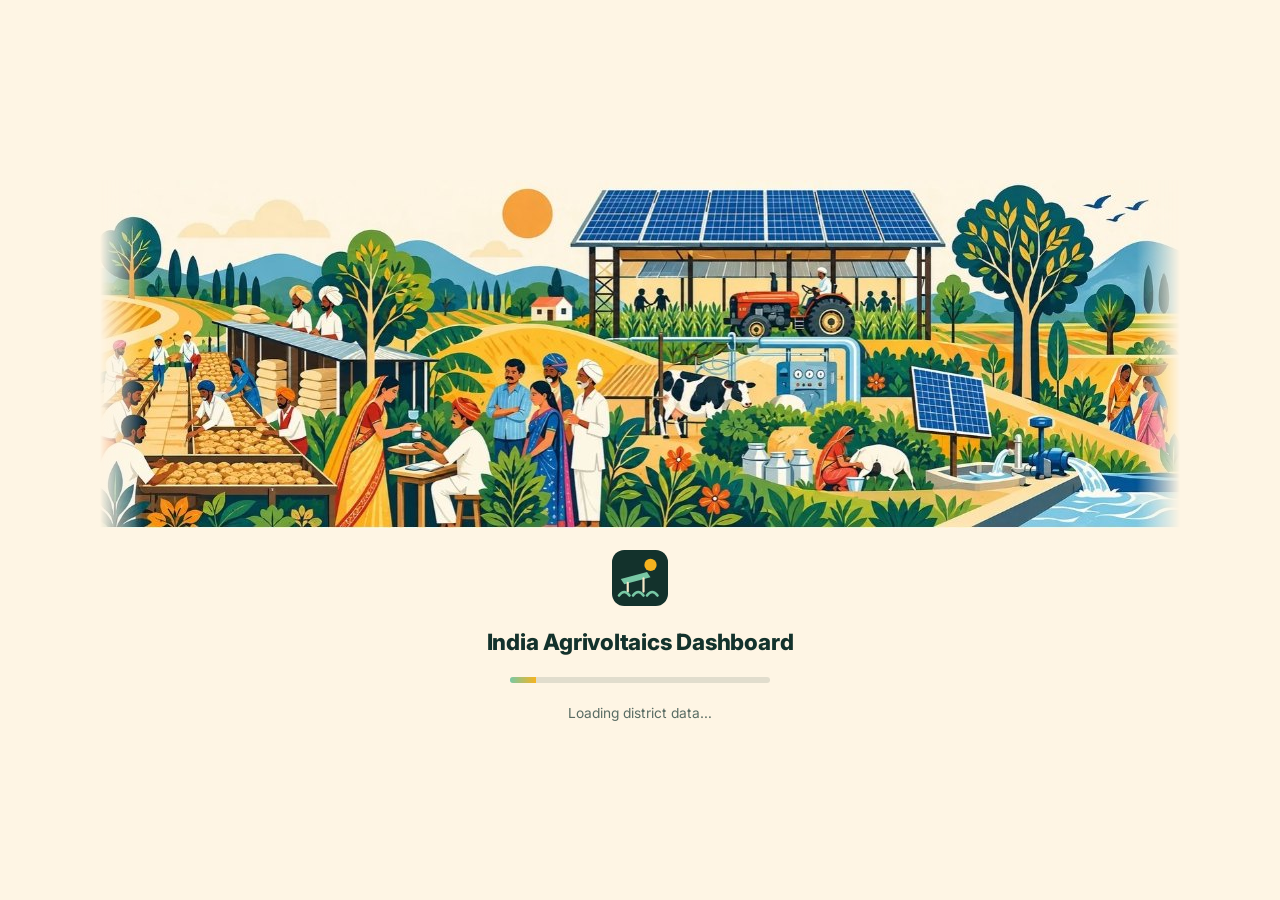
<file: index.html>
<!doctype html>
<html lang="en">
<head>
<meta charset="utf-8">
<title>India Agrivoltaics Dashboard</title>
<meta http-equiv="refresh" content="0; url=docs/">
<link rel="canonical" href="docs/">
</head>
<body>
<p>The dashboard lives in <a href="docs/">docs/</a>.</p>
</body>
</html>
</file>
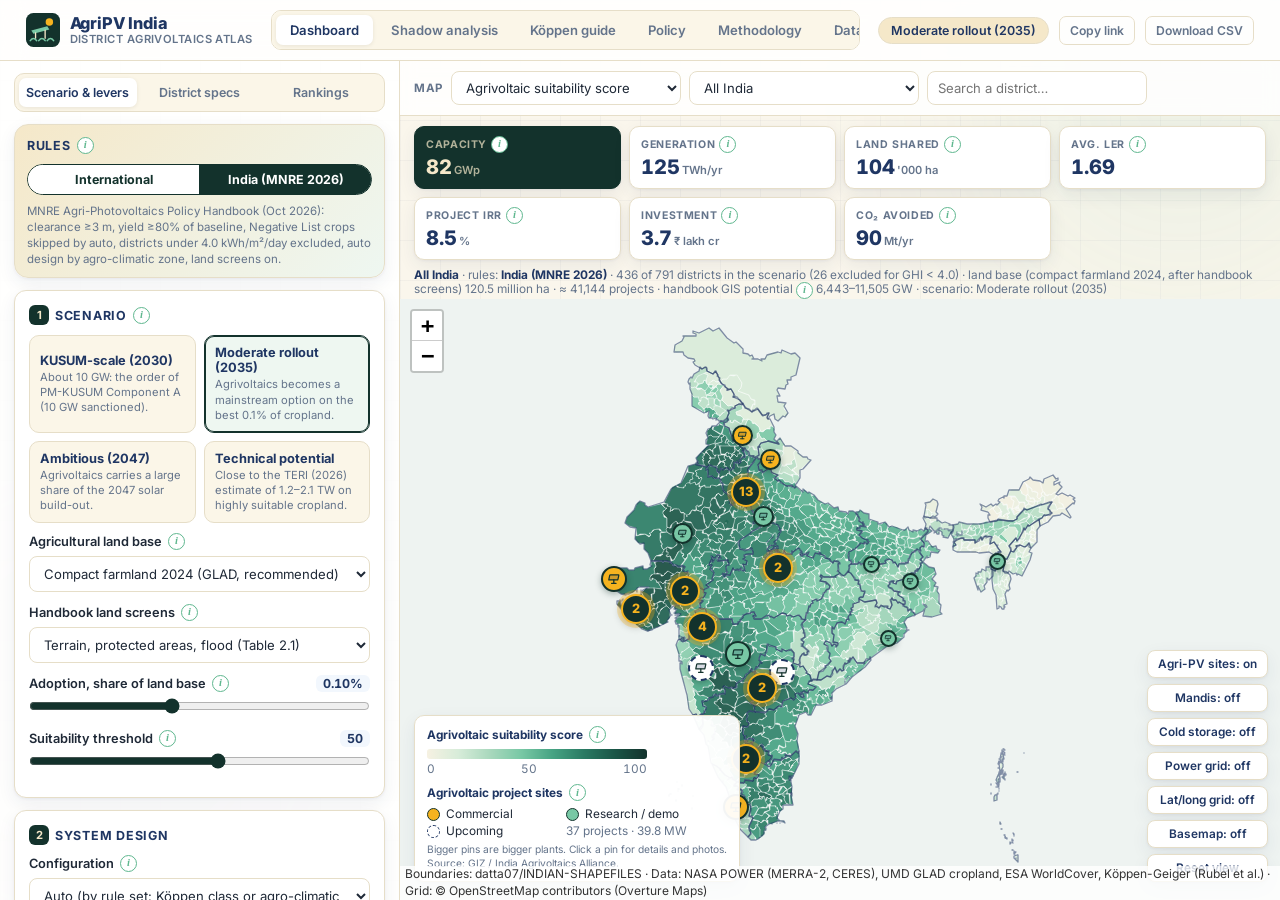
<file: docs/index.html>
<!doctype html>
<html lang="en">
<head>
<meta charset="utf-8">
<meta name="viewport" content="width=device-width, initial-scale=1">
<title>India Agrivoltaics Dashboard</title>
<meta name="description" content="District-level agrivoltaics screening for all of India: Köppen-Geiger climate class, solar resource, cropland, GCR, LER, scenarios and design levers.">
<link rel="icon" href="assets/mark.svg" type="image/svg+xml">
<link rel="preconnect" href="https://fonts.googleapis.com">
<link rel="preconnect" href="https://fonts.gstatic.com" crossorigin>
<link href="https://fonts.googleapis.com/css2?family=Inter:wght@300;400;500;600;700;800&display=swap" rel="stylesheet">
<link rel="stylesheet" href="vendor/leaflet/leaflet.css">
<link rel="stylesheet" href="css/app.css">
<script src="vendor/leaflet/leaflet.js"></script>
<script type="importmap">{ "imports": { "three": "./vendor/three/three.module.min.js" } }</script>
</head>
<body>
<div id="loading" class="loading">
  <img src="assets/loading-illustration.jpg" alt="Illustration of farmers, crops, livestock and water pumps working alongside solar panels" class="loading-art" width="1080" height="348" fetchpriority="high">
  <img src="assets/mark.svg" alt="" class="brand-mark">
  <div class="loading-title">India Agrivoltaics Dashboard</div>
  <div class="load-track"><div id="load-bar"></div></div>
  <div id="load-text">Loading district data…</div>
</div>

<div class="bg-grid"></div>
<div class="bg-orb orb1"></div>
<div class="bg-orb orb2"></div>

<header class="site-header">
  <a href="#/dashboard" class="brand" aria-label="India Agrivoltaics Dashboard home">
    <img src="assets/mark.svg" alt="" class="brand-mark">
    <span class="brand-text"><b>AgriPV India</b><span>District agrivoltaics atlas</span></span>
  </a>
  <nav class="main-nav" aria-label="Pages">
    <a href="#/dashboard" data-page="dashboard">Dashboard</a>
    <a href="#/shadow" data-page="shadow">Shadow analysis</a>
    <a href="#/koppen" data-page="koppen">Köppen guide</a>
    <a href="#/policy" data-page="policy">Policy</a>
    <a href="#/method" data-page="method">Methodology</a>
    <a href="#/sources" data-page="sources">Data &amp; sources</a>
  </nav>
  <div class="header-meta">
    <span class="pill" id="scen-pill">Scenario</span>
    <button class="btn-ghost" id="btn-share" title="Copy a link to this view">Copy link</button>
    <button class="btn-ghost" id="btn-csv" title="Download district results as CSV">Download CSV</button>
  </div>
</header>

<!-- ============================================================ DASHBOARD -->
<main id="page-dashboard" class="page">
  <aside class="panel" aria-label="Scenario, levers and district specifications">
    <div class="tabs" role="tablist">
      <button role="tab" data-tab="levers" class="active">Scenario &amp; levers</button>
      <button role="tab" data-tab="district">District specs</button>
      <button role="tab" data-tab="rank">Rankings</button>
    </div>
    <div class="panel-body">
      <!-- levers -->
      <div class="tab-pane active" id="tab-levers">
        <section class="section rules-box">
          <h3>Rules <button class="info" data-info="rules" aria-label="About rule sets">i</button></h3>
          <div class="seg" id="rules-seg" role="group" aria-label="Rule set">
            <button data-r="intl" aria-pressed="false">International</button>
            <button data-r="india" aria-pressed="true">India (MNRE 2026)</button>
          </div>
          <div class="sub" id="rules-ex"></div>
        </section>

        <section class="section">
          <h3><span class="n">1</span> Scenario <button class="info" data-info="scenario" aria-label="About scenarios">i</button></h3>
          <div class="scen-grid" id="scen-grid"></div>
          <div class="scen-custom" id="scen-custom" hidden>Levers changed: running a <b>custom</b> scenario.</div>
          <div class="field">
            <div class="field-head">Agricultural land base <button class="info" data-info="land">i</button></div>
            <select id="land"></select>
          </div>
          <div class="field">
            <div class="field-head">Handbook land screens <button class="info" data-info="screens">i</button></div>
            <select id="screens"></select>
          </div>
          <div class="field">
            <div class="field-head">Adoption, share of land base <button class="info" data-info="adoption">i</button><output id="o-adoption"></output></div>
            <input type="range" id="adoption" min="0" max="12" step="1">
          </div>
          <div class="field">
            <div class="field-head">Suitability threshold <button class="info" data-info="threshold">i</button><output id="o-threshold"></output></div>
            <input type="range" id="threshold" min="0" max="90" step="1">
          </div>
        </section>

        <section class="section">
          <h3><span class="n">2</span> System design</h3>
          <div class="field">
            <div class="field-head">Configuration <button class="info" data-info="config">i</button></div>
            <select id="config"></select>
          </div>
          <div class="field">
            <div class="field-head">Ground coverage ratio (GCR) <button class="info" data-info="gcr">i</button><output id="o-gcr"></output></div>
            <input type="range" id="gcr" min="0.10" max="0.60" step="0.01">
            <label class="check" style="margin-top:8px"><input type="checkbox" id="gcrAuto"> Use the climate zone's recommended GCR</label>
          </div>
          <div class="field" id="f-height">
            <div class="field-head">Clearance height <button class="info" data-info="height">i</button><output id="o-height"></output></div>
            <input type="range" id="height" min="2.1" max="6" step="0.1">
          </div>
          <div class="field">
            <div class="field-head">Module technology <button class="info" data-info="module">i</button></div>
            <select id="module"></select>
            <div class="sub" id="module-ex"></div>
          </div>
          <div class="field">
            <div class="field-head">Module efficiency <button class="info" data-info="eff">i</button><output id="o-eff"></output></div>
            <input type="range" id="eff" min="18" max="26" step="0.1">
          </div>
          <label class="check"><input type="checkbox" id="bifacial"> Bifacial modules <button class="info" data-info="bifacial">i</button></label>
        </section>

        <section class="section">
          <h3><span class="n">3</span> Crop</h3>
          <div class="field">
            <div class="field-head">Crop group <button class="info" data-info="crop">i</button></div>
            <select id="crop"></select>
            <div class="sub" id="crop-ex"></div>
          </div>
          <div class="field">
            <div class="field-head">Crop gross margin <button class="info" data-info="margin">i</button><output id="o-margin"></output></div>
            <input type="range" id="margin" min="20000" max="400000" step="5000">
            <label class="check" style="margin-top:8px"><input type="checkbox" id="marginAuto"> Use the crop group's default</label>
          </div>
        </section>

        <section class="section">
          <h3><span class="n">4</span> Economics</h3>
          <div class="field">
            <div class="field-head">Capex, conventional plant <button class="info" data-info="capex">i</button><output id="o-capex"></output></div>
            <input type="range" id="capex" min="2.5" max="6" step="0.05">
          </div>
          <div class="field">
            <div class="field-head">Electricity tariff <button class="info" data-info="tariff">i</button><output id="o-tariff"></output></div>
            <input type="range" id="tariff" min="2" max="6" step="0.05">
          </div>
          <div class="row2">
            <div class="field">
              <div class="field-head">Discount rate <button class="info" data-info="rate">i</button><output id="o-rate"></output></div>
              <input type="range" id="rate" min="4" max="14" step="0.5">
            </div>
            <div class="field">
              <div class="field-head">O&amp;M <button class="info" data-info="om">i</button><output id="o-om"></output></div>
              <input type="range" id="om" min="3" max="15" step="0.5">
            </div>
          </div>
        </section>

        <section class="section">
          <h3><span class="n">5</span> Suitability weights <button class="info" data-info="weights">i</button></h3>
          <div class="field"><div class="field-head">Solar resource<output id="o-wsolar"></output></div><input type="range" id="wsolar" min="0" max="100" step="5"></div>
          <div class="field"><div class="field-head">Cropland availability<output id="o-wcrop"></output></div><input type="range" id="wcrop" min="0" max="100" step="5"></div>
          <div class="field"><div class="field-head">Shade co-benefit (climate)<output id="o-wcobenefit"></output></div><input type="range" id="wcobenefit" min="0" max="100" step="5"></div>
          <div class="field"><div class="field-head">Water stress<output id="o-wwater"></output></div><input type="range" id="wwater" min="0" max="100" step="5"></div>
          <div class="field"><div class="field-head">Grid access <button class="info" data-info="grid">i</button><output id="o-wgrid"></output></div><input type="range" id="wgrid" min="0" max="100" step="5"></div>
          <button class="btn-ghost" id="btn-reset">Reset to scenario</button>
        </section>
      </div>

      <!-- district -->
      <div class="tab-pane" id="tab-district"></div>

      <!-- rankings -->
      <div class="tab-pane" id="tab-rank"></div>
    </div>
  </aside>

  <section class="map-wrap">
    <div class="map-bar">
      <label for="layer">Map</label>
      <select id="layer"></select>
      <select id="state" aria-label="State filter"><option value="">All India</option></select>
      <div class="search-wrap">
        <input class="search" id="search" placeholder="Search a district…" autocomplete="off" aria-label="Search a district">
        <div class="search-results" id="search-results" hidden></div>
      </div>
    </div>
    <div class="kpis" id="kpis"></div>
    <div class="scope-line" id="scope-line"></div>
    <div class="map-tools-wrap" style="flex:1;min-height:0;display:flex;flex-direction:column">
      <div id="map" aria-label="Map of Indian districts"></div>
      <div class="map-tools">
        <button id="btn-sites" title="Show or hide the agrivoltaic project sites from the GIZ report">Agri-PV sites: on</button>
        <button id="btn-mandis" title="Show agricultural markets (mandis) with their latest prices">Mandis: off</button>
        <button id="btn-cold" title="Show cold storages assisted by the National Horticulture Board">Cold storage: off</button>
        <button id="btn-grid" title="Show transmission lines and substations">Power grid: off</button>
        <button id="btn-graticule" title="Show latitude and longitude lines">Lat/long grid: off</button>
        <button id="btn-basemap" title="Show or hide the street basemap">Basemap: off</button>
        <button id="btn-fit" title="Zoom to the current selection">Reset view</button>
      </div>
    </div>
    <div class="map-legend" id="legend"></div>
    <div class="map-tip" id="tip" hidden></div>
  </section>
</main>

<!-- ============================================================ SHADOW -->
<main id="page-shadow" class="page page-scroll">
  <div class="page-wrap wide">
    <div class="hero hero-sm">
      <h1 class="hero-title">Shadow analysis: <span class="gradient-text">panels and crops</span></h1>
      <p class="hero-sub">Sun path, shadows and light under the array for the selected district and the design set in Scenario &amp; levers. The 2D cross-section and the 3D view use the same geometry; the annual figures integrate 12 representative days.</p>
    </div>
    <div class="sh-grid">
      <aside class="card sh-controls" id="sh-controls"></aside>
      <div class="sh-main">
        <div class="kpis sh-kpis" id="sh-kpis"></div>
        <div class="card"><h2>2D cross-section <button class="info" data-info="shadow2d">i</button></h2><div id="sh-2d"></div></div>
        <div class="card"><h2>3D view <button class="info" data-info="shadow3d">i</button></h2>
          <p class="hint" style="margin:-4px 0 8px">Drag to orbit, scroll to zoom. Shadows move with the time slider.</p>
          <div id="sh-3d" class="sh-3d"></div></div>
        <div class="sh-two">
          <div class="card"><h2>Crop side: light across the row <button class="info" data-info="shadow_ground">i</button></h2><div id="sh-profile"></div></div>
          <div class="card"><h2>By month <button class="info" data-info="shadow_month">i</button></h2><div id="sh-month"></div></div>
        </div>
      </div>
    </div>
  </div>
</main>

<!-- ============================================================ KÖPPEN GUIDE -->
<main id="page-koppen" class="page page-scroll">
  <div class="page-wrap">
    <div class="hero">
      <h1 class="hero-title">Köppen climate zones and <span class="gradient-text">agrivoltaic design</span></h1>
      <p class="hero-sub">Each district is assigned the Köppen-Geiger class that covers most of its area. The class sets the recommended configuration, GCR range, clearance, tilt, crop groups and design risks used across the dashboard.</p>
    </div>
    <div class="kg-cards" id="kg-cards"></div>
  </div>
</main>

<!-- ============================================================ POLICY -->
<main id="page-policy" class="page page-scroll">
  <div class="page-wrap" id="policy-body"></div>
</main>

<!-- ============================================================ METHOD -->
<main id="page-method" class="page page-scroll">
  <div class="page-wrap" id="method-body"></div>
</main>

<!-- ============================================================ SOURCES -->
<main id="page-sources" class="page page-scroll">
  <div class="page-wrap" id="sources-body"></div>
</main>

<div id="popover" class="popover" role="dialog" hidden></div>
<script type="module" src="js/app.js"></script>
</body>
</html>
</file>
<file: docs/vendor/leaflet/leaflet.css>
/* required styles */

.leaflet-pane,
.leaflet-tile,
.leaflet-marker-icon,
.leaflet-marker-shadow,
.leaflet-tile-container,
.leaflet-pane > svg,
.leaflet-pane > canvas,
.leaflet-zoom-box,
.leaflet-image-layer,
.leaflet-layer {
	position: absolute;
	left: 0;
	top: 0;
	}
.leaflet-container {
	overflow: hidden;
	}
.leaflet-tile,
.leaflet-marker-icon,
.leaflet-marker-shadow {
	-webkit-user-select: none;
	   -moz-user-select: none;
	        user-select: none;
	  -webkit-user-drag: none;
	}
/* Prevents IE11 from highlighting tiles in blue */
.leaflet-tile::selection {
	background: transparent;
}
/* Safari renders non-retina tile on retina better with this, but Chrome is worse */
.leaflet-safari .leaflet-tile {
	image-rendering: -webkit-optimize-contrast;
	}
/* hack that prevents hw layers "stretching" when loading new tiles */
.leaflet-safari .leaflet-tile-container {
	width: 1600px;
	height: 1600px;
	-webkit-transform-origin: 0 0;
	}
.leaflet-marker-icon,
.leaflet-marker-shadow {
	display: block;
	}
/* .leaflet-container svg: reset svg max-width decleration shipped in Joomla! (joomla.org) 3.x */
/* .leaflet-container img: map is broken in FF if you have max-width: 100% on tiles */
.leaflet-container .leaflet-overlay-pane svg {
	max-width: none !important;
	max-height: none !important;
	}
.leaflet-container .leaflet-marker-pane img,
.leaflet-container .leaflet-shadow-pane img,
.leaflet-container .leaflet-tile-pane img,
.leaflet-container img.leaflet-image-layer,
.leaflet-container .leaflet-tile {
	max-width: none !important;
	max-height: none !important;
	width: auto;
	padding: 0;
	}

.leaflet-container img.leaflet-tile {
	/* See: https://bugs.chromium.org/p/chromium/issues/detail?id=600120 */
	mix-blend-mode: plus-lighter;
}

.leaflet-container.leaflet-touch-zoom {
	-ms-touch-action: pan-x pan-y;
	touch-action: pan-x pan-y;
	}
.leaflet-container.leaflet-touch-drag {
	-ms-touch-action: pinch-zoom;
	/* Fallback for FF which doesn't support pinch-zoom */
	touch-action: none;
	touch-action: pinch-zoom;
}
.leaflet-container.leaflet-touch-drag.leaflet-touch-zoom {
	-ms-touch-action: none;
	touch-action: none;
}
.leaflet-container {
	-webkit-tap-highlight-color: transparent;
}
.leaflet-container a {
	-webkit-tap-highlight-color: rgba(51, 181, 229, 0.4);
}
.leaflet-tile {
	filter: inherit;
	visibility: hidden;
	}
.leaflet-tile-loaded {
	visibility: inherit;
	}
.leaflet-zoom-box {
	width: 0;
	height: 0;
	-moz-box-sizing: border-box;
	     box-sizing: border-box;
	z-index: 800;
	}
/* workaround for https://bugzilla.mozilla.org/show_bug.cgi?id=888319 */
.leaflet-overlay-pane svg {
	-moz-user-select: none;
	}

.leaflet-pane         { z-index: 400; }

.leaflet-tile-pane    { z-index: 200; }
.leaflet-overlay-pane { z-index: 400; }
.leaflet-shadow-pane  { z-index: 500; }
.leaflet-marker-pane  { z-index: 600; }
.leaflet-tooltip-pane   { z-index: 650; }
.leaflet-popup-pane   { z-index: 700; }

.leaflet-map-pane canvas { z-index: 100; }
.leaflet-map-pane svg    { z-index: 200; }

.leaflet-vml-shape {
	width: 1px;
	height: 1px;
	}
.lvml {
	behavior: url(#default#VML);
	display: inline-block;
	position: absolute;
	}


/* control positioning */

.leaflet-control {
	position: relative;
	z-index: 800;
	pointer-events: visiblePainted; /* IE 9-10 doesn't have auto */
	pointer-events: auto;
	}
.leaflet-top,
.leaflet-bottom {
	position: absolute;
	z-index: 1000;
	pointer-events: none;
	}
.leaflet-top {
	top: 0;
	}
.leaflet-right {
	right: 0;
	}
.leaflet-bottom {
	bottom: 0;
	}
.leaflet-left {
	left: 0;
	}
.leaflet-control {
	float: left;
	clear: both;
	}
.leaflet-right .leaflet-control {
	float: right;
	}
.leaflet-top .leaflet-control {
	margin-top: 10px;
	}
.leaflet-bottom .leaflet-control {
	margin-bottom: 10px;
	}
.leaflet-left .leaflet-control {
	margin-left: 10px;
	}
.leaflet-right .leaflet-control {
	margin-right: 10px;
	}


/* zoom and fade animations */

.leaflet-fade-anim .leaflet-popup {
	opacity: 0;
	-webkit-transition: opacity 0.2s linear;
	   -moz-transition: opacity 0.2s linear;
	        transition: opacity 0.2s linear;
	}
.leaflet-fade-anim .leaflet-map-pane .leaflet-popup {
	opacity: 1;
	}
.leaflet-zoom-animated {
	-webkit-transform-origin: 0 0;
	    -ms-transform-origin: 0 0;
	        transform-origin: 0 0;
	}
svg.leaflet-zoom-animated {
	will-change: transform;
}

.leaflet-zoom-anim .leaflet-zoom-animated {
	-webkit-transition: -webkit-transform 0.25s cubic-bezier(0,0,0.25,1);
	   -moz-transition:    -moz-transform 0.25s cubic-bezier(0,0,0.25,1);
	        transition:         transform 0.25s cubic-bezier(0,0,0.25,1);
	}
.leaflet-zoom-anim .leaflet-tile,
.leaflet-pan-anim .leaflet-tile {
	-webkit-transition: none;
	   -moz-transition: none;
	        transition: none;
	}

.leaflet-zoom-anim .leaflet-zoom-hide {
	visibility: hidden;
	}


/* cursors */

.leaflet-interactive {
	cursor: pointer;
	}
.leaflet-grab {
	cursor: -webkit-grab;
	cursor:    -moz-grab;
	cursor:         grab;
	}
.leaflet-crosshair,
.leaflet-crosshair .leaflet-interactive {
	cursor: crosshair;
	}
.leaflet-popup-pane,
.leaflet-control {
	cursor: auto;
	}
.leaflet-dragging .leaflet-grab,
.leaflet-dragging .leaflet-grab .leaflet-interactive,
.leaflet-dragging .leaflet-marker-draggable {
	cursor: move;
	cursor: -webkit-grabbing;
	cursor:    -moz-grabbing;
	cursor:         grabbing;
	}

/* marker & overlays interactivity */
.leaflet-marker-icon,
.leaflet-marker-shadow,
.leaflet-image-layer,
.leaflet-pane > svg path,
.leaflet-tile-container {
	pointer-events: none;
	}

.leaflet-marker-icon.leaflet-interactive,
.leaflet-image-layer.leaflet-interactive,
.leaflet-pane > svg path.leaflet-interactive,
svg.leaflet-image-layer.leaflet-interactive path {
	pointer-events: visiblePainted; /* IE 9-10 doesn't have auto */
	pointer-events: auto;
	}

/* visual tweaks */

.leaflet-container {
	background: #ddd;
	outline-offset: 1px;
	}
.leaflet-container a {
	color: #0078A8;
	}
.leaflet-zoom-box {
	border: 2px dotted #38f;
	background: rgba(255,255,255,0.5);
	}


/* general typography */
.leaflet-container {
	font-family: "Helvetica Neue", Arial, Helvetica, sans-serif;
	font-size: 12px;
	font-size: 0.75rem;
	line-height: 1.5;
	}


/* general toolbar styles */

.leaflet-bar {
	box-shadow: 0 1px 5px rgba(0,0,0,0.65);
	border-radius: 4px;
	}
.leaflet-bar a {
	background-color: #fff;
	border-bottom: 1px solid #ccc;
	width: 26px;
	height: 26px;
	line-height: 26px;
	display: block;
	text-align: center;
	text-decoration: none;
	color: black;
	}
.leaflet-bar a,
.leaflet-control-layers-toggle {
	background-position: 50% 50%;
	background-repeat: no-repeat;
	display: block;
	}
.leaflet-bar a:hover,
.leaflet-bar a:focus {
	background-color: #f4f4f4;
	}
.leaflet-bar a:first-child {
	border-top-left-radius: 4px;
	border-top-right-radius: 4px;
	}
.leaflet-bar a:last-child {
	border-bottom-left-radius: 4px;
	border-bottom-right-radius: 4px;
	border-bottom: none;
	}
.leaflet-bar a.leaflet-disabled {
	cursor: default;
	background-color: #f4f4f4;
	color: #bbb;
	}

.leaflet-touch .leaflet-bar a {
	width: 30px;
	height: 30px;
	line-height: 30px;
	}
.leaflet-touch .leaflet-bar a:first-child {
	border-top-left-radius: 2px;
	border-top-right-radius: 2px;
	}
.leaflet-touch .leaflet-bar a:last-child {
	border-bottom-left-radius: 2px;
	border-bottom-right-radius: 2px;
	}

/* zoom control */

.leaflet-control-zoom-in,
.leaflet-control-zoom-out {
	font: bold 18px 'Lucida Console', Monaco, monospace;
	text-indent: 1px;
	}

.leaflet-touch .leaflet-control-zoom-in, .leaflet-touch .leaflet-control-zoom-out  {
	font-size: 22px;
	}


/* layers control */

.leaflet-control-layers {
	box-shadow: 0 1px 5px rgba(0,0,0,0.4);
	background: #fff;
	border-radius: 5px;
	}
.leaflet-control-layers-toggle {
	background-image: url(images/layers.png);
	width: 36px;
	height: 36px;
	}
.leaflet-retina .leaflet-control-layers-toggle {
	background-image: url(images/layers-2x.png);
	background-size: 26px 26px;
	}
.leaflet-touch .leaflet-control-layers-toggle {
	width: 44px;
	height: 44px;
	}
.leaflet-control-layers .leaflet-control-layers-list,
.leaflet-control-layers-expanded .leaflet-control-layers-toggle {
	display: none;
	}
.leaflet-control-layers-expanded .leaflet-control-layers-list {
	display: block;
	position: relative;
	}
.leaflet-control-layers-expanded {
	padding: 6px 10px 6px 6px;
	color: #333;
	background: #fff;
	}
.leaflet-control-layers-scrollbar {
	overflow-y: scroll;
	overflow-x: hidden;
	padding-right: 5px;
	}
.leaflet-control-layers-selector {
	margin-top: 2px;
	position: relative;
	top: 1px;
	}
.leaflet-control-layers label {
	display: block;
	font-size: 13px;
	font-size: 1.08333em;
	}
.leaflet-control-layers-separator {
	height: 0;
	border-top: 1px solid #ddd;
	margin: 5px -10px 5px -6px;
	}

/* Default icon URLs */
.leaflet-default-icon-path { /* used only in path-guessing heuristic, see L.Icon.Default */
	background-image: url(images/marker-icon.png);
	}


/* attribution and scale controls */

.leaflet-container .leaflet-control-attribution {
	background: #fff;
	background: rgba(255, 255, 255, 0.8);
	margin: 0;
	}
.leaflet-control-attribution,
.leaflet-control-scale-line {
	padding: 0 5px;
	color: #333;
	line-height: 1.4;
	}
.leaflet-control-attribution a {
	text-decoration: none;
	}
.leaflet-control-attribution a:hover,
.leaflet-control-attribution a:focus {
	text-decoration: underline;
	}
.leaflet-attribution-flag {
	display: inline !important;
	vertical-align: baseline !important;
	width: 1em;
	height: 0.6669em;
	}
.leaflet-left .leaflet-control-scale {
	margin-left: 5px;
	}
.leaflet-bottom .leaflet-control-scale {
	margin-bottom: 5px;
	}
.leaflet-control-scale-line {
	border: 2px solid #777;
	border-top: none;
	line-height: 1.1;
	padding: 2px 5px 1px;
	white-space: nowrap;
	-moz-box-sizing: border-box;
	     box-sizing: border-box;
	background: rgba(255, 255, 255, 0.8);
	text-shadow: 1px 1px #fff;
	}
.leaflet-control-scale-line:not(:first-child) {
	border-top: 2px solid #777;
	border-bottom: none;
	margin-top: -2px;
	}
.leaflet-control-scale-line:not(:first-child):not(:last-child) {
	border-bottom: 2px solid #777;
	}

.leaflet-touch .leaflet-control-attribution,
.leaflet-touch .leaflet-control-layers,
.leaflet-touch .leaflet-bar {
	box-shadow: none;
	}
.leaflet-touch .leaflet-control-layers,
.leaflet-touch .leaflet-bar {
	border: 2px solid rgba(0,0,0,0.2);
	background-clip: padding-box;
	}


/* popup */

.leaflet-popup {
	position: absolute;
	text-align: center;
	margin-bottom: 20px;
	}
.leaflet-popup-content-wrapper {
	padding: 1px;
	text-align: left;
	border-radius: 12px;
	}
.leaflet-popup-content {
	margin: 13px 24px 13px 20px;
	line-height: 1.3;
	font-size: 13px;
	font-size: 1.08333em;
	min-height: 1px;
	}
.leaflet-popup-content p {
	margin: 17px 0;
	margin: 1.3em 0;
	}
.leaflet-popup-tip-container {
	width: 40px;
	height: 20px;
	position: absolute;
	left: 50%;
	margin-top: -1px;
	margin-left: -20px;
	overflow: hidden;
	pointer-events: none;
	}
.leaflet-popup-tip {
	width: 17px;
	height: 17px;
	padding: 1px;

	margin: -10px auto 0;
	pointer-events: auto;

	-webkit-transform: rotate(45deg);
	   -moz-transform: rotate(45deg);
	    -ms-transform: rotate(45deg);
	        transform: rotate(45deg);
	}
.leaflet-popup-content-wrapper,
.leaflet-popup-tip {
	background: white;
	color: #333;
	box-shadow: 0 3px 14px rgba(0,0,0,0.4);
	}
.leaflet-container a.leaflet-popup-close-button {
	position: absolute;
	top: 0;
	right: 0;
	border: none;
	text-align: center;
	width: 24px;
	height: 24px;
	font: 16px/24px Tahoma, Verdana, sans-serif;
	color: #757575;
	text-decoration: none;
	background: transparent;
	}
.leaflet-container a.leaflet-popup-close-button:hover,
.leaflet-container a.leaflet-popup-close-button:focus {
	color: #585858;
	}
.leaflet-popup-scrolled {
	overflow: auto;
	}

.leaflet-oldie .leaflet-popup-content-wrapper {
	-ms-zoom: 1;
	}
.leaflet-oldie .leaflet-popup-tip {
	width: 24px;
	margin: 0 auto;

	-ms-filter: "progid:DXImageTransform.Microsoft.Matrix(M11=0.70710678, M12=0.70710678, M21=-0.70710678, M22=0.70710678)";
	filter: progid:DXImageTransform.Microsoft.Matrix(M11=0.70710678, M12=0.70710678, M21=-0.70710678, M22=0.70710678);
	}

.leaflet-oldie .leaflet-control-zoom,
.leaflet-oldie .leaflet-control-layers,
.leaflet-oldie .leaflet-popup-content-wrapper,
.leaflet-oldie .leaflet-popup-tip {
	border: 1px solid #999;
	}


/* div icon */

.leaflet-div-icon {
	background: #fff;
	border: 1px solid #666;
	}


/* Tooltip */
/* Base styles for the element that has a tooltip */
.leaflet-tooltip {
	position: absolute;
	padding: 6px;
	background-color: #fff;
	border: 1px solid #fff;
	border-radius: 3px;
	color: #222;
	white-space: nowrap;
	-webkit-user-select: none;
	-moz-user-select: none;
	-ms-user-select: none;
	user-select: none;
	pointer-events: none;
	box-shadow: 0 1px 3px rgba(0,0,0,0.4);
	}
.leaflet-tooltip.leaflet-interactive {
	cursor: pointer;
	pointer-events: auto;
	}
.leaflet-tooltip-top:before,
.leaflet-tooltip-bottom:before,
.leaflet-tooltip-left:before,
.leaflet-tooltip-right:before {
	position: absolute;
	pointer-events: none;
	border: 6px solid transparent;
	background: transparent;
	content: "";
	}

/* Directions */

.leaflet-tooltip-bottom {
	margin-top: 6px;
}
.leaflet-tooltip-top {
	margin-top: -6px;
}
.leaflet-tooltip-bottom:before,
.leaflet-tooltip-top:before {
	left: 50%;
	margin-left: -6px;
	}
.leaflet-tooltip-top:before {
	bottom: 0;
	margin-bottom: -12px;
	border-top-color: #fff;
	}
.leaflet-tooltip-bottom:before {
	top: 0;
	margin-top: -12px;
	margin-left: -6px;
	border-bottom-color: #fff;
	}
.leaflet-tooltip-left {
	margin-left: -6px;
}
.leaflet-tooltip-right {
	margin-left: 6px;
}
.leaflet-tooltip-left:before,
.leaflet-tooltip-right:before {
	top: 50%;
	margin-top: -6px;
	}
.leaflet-tooltip-left:before {
	right: 0;
	margin-right: -12px;
	border-left-color: #fff;
	}
.leaflet-tooltip-right:before {
	left: 0;
	margin-left: -12px;
	border-right-color: #fff;
	}

/* Printing */

@media print {
	/* Prevent printers from removing background-images of controls. */
	.leaflet-control {
		-webkit-print-color-adjust: exact;
		print-color-adjust: exact;
		}
	}
</file>
<file: docs/css/app.css>
/* India Agrivoltaics Dashboard. Palette, type and components follow the ASCENT web app:
   dark green #13322c, mint #78c8a5, amber #f6b31f, cream #f5e8c9, navy #1f3663, Inter. */
:root {
  --dark-green: #13322c;
  --mint: #78c8a5;
  --mint-2: #5fb78f;
  --amber: #f6b31f;
  --amber-2: #ffc83a;
  --cream: #f5e8c9;
  --navy: #1f3663;
  --navy-2: #2a4680;
  --red: #b42318;

  --bg: #faf6ec;
  --card: #ffffff;
  --border: #e6dec8;
  --text: #1f2937;
  --muted: #64748b;
  --light: #fbf6e8;
  --input: #f2f7fd;

  --shadow: 0 1px 3px rgba(31,54,99,0.06), 0 6px 18px rgba(31,54,99,0.07);
  --shadow2: 0 10px 32px rgba(31,54,99,0.14);
  --radius: 12px;
  --font: 'Inter', system-ui, -apple-system, "Segoe UI", Roboto, sans-serif;
  --panel-w: 400px;
}
* { box-sizing: border-box; }
html, body { height: 100%; margin: 0; }
body {
  font-family: var(--font); color: var(--text); background: var(--bg);
  display: flex; flex-direction: column; overflow: hidden; -webkit-font-smoothing: antialiased;
}
button, input, select { font: inherit; color: inherit; }
[hidden] { display: none !important; }
a { color: var(--navy); }

/* ---------------------------------------------------------------- background */
.bg-grid {
  position: fixed; inset: 0; z-index: 0; pointer-events: none;
  background-image: linear-gradient(rgba(31,54,99,0.035) 1px, transparent 1px), linear-gradient(90deg, rgba(31,54,99,0.035) 1px, transparent 1px);
  background-size: 40px 40px;
}
.bg-orb { position: fixed; border-radius: 50%; filter: blur(80px); pointer-events: none; z-index: 0; opacity: .5; }
.orb1 { width: 500px; height: 500px; background: radial-gradient(circle, rgba(120,200,165,0.22), transparent); top: -150px; right: -150px; }
.orb2 { width: 400px; height: 400px; background: radial-gradient(circle, rgba(31,54,99,0.18), transparent); bottom: 0; left: -100px; }

/* ---------------------------------------------------------------- loading */
.loading {
  position: fixed; inset: 0; z-index: 10000; display: flex; align-items: center; justify-content: center; flex-direction: column; gap: 22px;
  background: #fef5e4; color: var(--dark-green); padding: 24px 16px;
}
.loading-art {
  width: min(1080px, 94vw); height: auto; display: block;
  -webkit-mask-image: linear-gradient(90deg, transparent 0, #000 4%, #000 96%, transparent 100%);
  mask-image: linear-gradient(90deg, transparent 0, #000 4%, #000 96%, transparent 100%);
}
.loading .brand-mark { width: 56px; height: 56px; }
.loading-title { font-weight: 800; font-size: 1.4rem; letter-spacing: -0.01em; }
.load-track { width: 260px; height: 6px; background: rgba(19,50,44,0.12); border-radius: 4px; overflow: hidden; }
#load-bar { height: 100%; width: 10%; background: linear-gradient(90deg, var(--mint), var(--amber)); transition: width .3s; }
#load-text { color: rgba(19,50,44,0.7); font-size: .86rem; }

/* ---------------------------------------------------------------- header */
.site-header {
  position: relative; z-index: 1100; display: flex; align-items: center; gap: 18px; flex: none;
  padding: 10px clamp(16px, 2vw, 32px); background: rgba(255,255,255,0.9);
  backdrop-filter: blur(12px); -webkit-backdrop-filter: blur(12px); border-bottom: 1px solid var(--border);
}
.brand { display: flex; align-items: center; gap: 10px; text-decoration: none; flex: none; color: var(--navy); }
.brand-mark { width: 34px; height: 34px; flex: none; }
.brand-text { display: flex; flex-direction: column; line-height: 1.1; }
.brand-text b { font-size: 1.02rem; font-weight: 800; letter-spacing: -0.01em; }
.brand-text span { font-size: .7rem; color: var(--muted); font-weight: 600; letter-spacing: .04em; text-transform: uppercase; }
.main-nav { display: flex; gap: 4px; background: var(--light); border: 1px solid var(--border); padding: 4px; border-radius: 10px; overflow-x: auto; scrollbar-width: none; min-width: 0; }
.main-nav a {
  padding: 7px 14px; border-radius: 7px; text-decoration: none; font-size: .82rem; font-weight: 600; color: var(--muted);
  white-space: nowrap; transition: all .2s;
}
.main-nav a:hover { color: var(--navy); }
.main-nav a.active { background: var(--card); color: var(--navy); box-shadow: 0 1px 4px rgba(0,0,0,0.08); }
.header-meta { margin-left: auto; display: flex; align-items: center; gap: 10px; flex: none; }
.pill {
  background: var(--cream); border: 1px solid var(--border); padding: 5px 12px; border-radius: 100px;
  font-weight: 600; font-size: .78rem; color: var(--navy); white-space: nowrap;
}
.btn-ghost {
  font-size: .76rem; font-weight: 600; color: var(--muted); background: transparent; text-decoration: none; padding: 6px 10px;
  border: 1.5px solid var(--border); border-radius: 7px; transition: all .2s; cursor: pointer; white-space: nowrap;
}
.btn-ghost:hover { border-color: var(--amber); color: var(--navy); background: rgba(246,179,31,0.08); }

/* ---------------------------------------------------------------- pages */
.page { position: relative; z-index: 5; flex: 1; min-height: 0; display: none; }
.page.active { display: flex; }
.page-scroll { overflow: auto; flex-direction: column; }
.page-wrap { max-width: 1180px; margin: 0 auto; padding: 0 clamp(16px, 4vw, 48px) 80px; width: 100%; }
.hero { text-align: center; padding: 36px 0 20px; }
.hero-title { font-size: clamp(1.8rem, 3.6vw, 2.6rem); font-weight: 800; line-height: 1.12; color: var(--navy); margin: 0 0 12px; letter-spacing: -0.02em; }
.gradient-text { background: linear-gradient(135deg, var(--mint-2) 0%, var(--navy) 100%); -webkit-background-clip: text; -webkit-text-fill-color: transparent; background-clip: text; }
.hero-sub { font-size: .97rem; color: var(--muted); max-width: 76ch; margin: 0 auto; line-height: 1.6; }

/* ---------------------------------------------------------------- dashboard layout */
#page-dashboard { min-height: 0; }
.panel {
  width: var(--panel-w); flex: none; display: flex; flex-direction: column; min-height: 0;
  background: rgba(255,255,255,0.92); border-right: 1px solid var(--border); position: relative; z-index: 900;
}
.tabs { display: flex; gap: 4px; margin: 12px 14px 0; background: var(--light); border: 1px solid var(--border); padding: 4px; border-radius: 10px; flex: none; }
.tabs button {
  flex: 1; border: 0; background: none; padding: 7px 4px; border-radius: 7px; font-size: .78rem; white-space: nowrap; font-weight: 600; color: var(--muted); cursor: pointer;
}
.tabs button:hover { color: var(--navy); }
.tabs button.active { background: var(--card); color: var(--navy); box-shadow: 0 1px 4px rgba(0,0,0,0.08); }
.panel-body { flex: 1; min-height: 0; overflow-y: auto; padding: 12px 14px 40px; scrollbar-width: thin; }
.tab-pane { display: none; }
.tab-pane.active { display: block; }

.section { background: var(--card); border: 1px solid var(--border); border-radius: var(--radius); padding: 14px 14px 12px; margin-bottom: 12px; box-shadow: var(--shadow); }
.section h3 { margin: 0 0 10px; font-size: .78rem; font-weight: 700; letter-spacing: .06em; text-transform: uppercase; color: var(--navy); display: flex; align-items: center; gap: 6px; }
.section h3 .n { display: inline-grid; place-items: center; width: 20px; height: 20px; border-radius: 6px; background: var(--dark-green); color: var(--cream); font-size: .7rem; letter-spacing: 0; }
.section p.hint { margin: -4px 0 10px; font-size: .78rem; color: var(--muted); line-height: 1.45; }

.scen-grid { display: grid; grid-template-columns: 1fr 1fr; gap: 8px; }
.scen {
  text-align: left; border: 1.5px solid var(--border); background: var(--light); border-radius: 10px; padding: 9px 10px; cursor: pointer; transition: all .15s;
}
.scen b { display: block; font-size: .8rem; color: var(--navy); }
.scen span { display: block; font-size: .7rem; color: var(--muted); margin-top: 2px; line-height: 1.35; }
.scen:hover { border-color: var(--mint); }
.scen.active { border-color: var(--dark-green); background: #eef7f1; box-shadow: inset 0 0 0 1px var(--dark-green); }
.scen-custom { margin-top: 8px; font-size: .74rem; color: var(--muted); }
.scen-custom b { color: var(--amber); }

.field { margin: 10px 0 12px; }
.field-head { display: flex; align-items: center; gap: 6px; font-size: .8rem; font-weight: 600; color: var(--text); margin-bottom: 6px; }
.field-head output { margin-left: auto; font-variant-numeric: tabular-nums; font-weight: 700; color: var(--navy); background: var(--input); border-radius: 6px; padding: 1px 7px; font-size: .78rem; }
.field select, .field input[type=number], .search {
  width: 100%; padding: 8px 10px; border: 1.5px solid var(--border); border-radius: 8px; background: #fff; font-size: .82rem; outline: none;
}
.field select:focus, .field input:focus, .search:focus { border-color: var(--mint); box-shadow: 0 0 0 3px rgba(120,200,165,0.18); }
.field .sub { font-size: .72rem; color: var(--muted); margin-top: 4px; line-height: 1.4; }
input[type=range] { width: 100%; accent-color: var(--dark-green); margin: 0; }
.check { display: flex; align-items: center; gap: 8px; font-size: .8rem; font-weight: 600; cursor: pointer; }
.check input { accent-color: var(--dark-green); width: 16px; height: 16px; }
.row2 { display: grid; grid-template-columns: 1fr 1fr; gap: 10px; }

/* info buttons and popover */
.info {
  display: inline-grid; place-items: center; width: 17px; height: 17px; border-radius: 50%; border: 1.5px solid var(--mint-2);
  background: #fff; color: var(--mint-2); font-size: .66rem; font-weight: 800; font-style: italic; font-family: Georgia, serif;
  cursor: pointer; padding: 0; flex: none; line-height: 1; transition: all .15s;
}
.info:hover, .info:focus-visible { background: var(--mint-2); color: #fff; outline: none; }
.popover {
  position: fixed; z-index: 5000; max-width: 340px; background: var(--dark-green); color: var(--cream); border-radius: 12px; padding: 12px 14px 12px;
  box-shadow: 0 18px 40px rgba(0,0,0,0.3); font-size: .8rem; line-height: 1.5;
}
.popover b { display: block; color: var(--amber); font-size: .82rem; margin-bottom: 4px; }
.popover .x { position: absolute; top: 6px; right: 8px; background: none; border: 0; color: var(--cream); opacity: .6; cursor: pointer; font-size: 1rem; }

/* ---------------------------------------------------------------- map area */
.map-wrap { flex: 1; min-width: 0; position: relative; display: flex; flex-direction: column; }
.map-bar {
  display: flex; flex-wrap: wrap; gap: 8px; align-items: center; padding: 10px 14px; background: rgba(255,255,255,0.85);
  border-bottom: 1px solid var(--border); position: relative; z-index: 800; backdrop-filter: blur(8px);
}
.map-bar label { font-size: .72rem; font-weight: 700; color: var(--muted); text-transform: uppercase; letter-spacing: .05em; }
.map-bar select { padding: 7px 10px; border: 1.5px solid var(--border); border-radius: 8px; background: #fff; font-size: .82rem; max-width: 230px; }
.map-bar .grow { flex: 1; }
.search-wrap { position: relative; width: 220px; }
.search-results {
  position: absolute; top: calc(100% + 4px); left: 0; right: 0; background: #fff; border: 1px solid var(--border); border-radius: 10px;
  box-shadow: var(--shadow2); max-height: 300px; overflow: auto; z-index: 2000; padding: 4px;
}
.search-results button { display: block; width: 100%; text-align: left; border: 0; background: none; padding: 7px 9px; border-radius: 6px; cursor: pointer; font-size: .8rem; }
.search-results button span { color: var(--muted); font-size: .72rem; }
.search-results button:hover, .search-results button.hi { background: var(--light); }

.kpis { display: grid; grid-template-columns: repeat(7, minmax(0, 1fr)); gap: 8px; padding: 10px 14px; position: relative; z-index: 700; flex: none; }
.kpi { background: var(--card); border: 1px solid var(--border); border-radius: 10px; padding: 9px 11px; box-shadow: var(--shadow); min-width: 0; }
.kpi .k { font-size: .66rem; text-transform: uppercase; letter-spacing: .06em; font-weight: 700; color: var(--muted); display: flex; align-items: center; gap: 4px; white-space: nowrap; overflow: hidden; }
.kpi .v { font-size: 1.25rem; font-weight: 800; color: var(--navy); font-variant-numeric: tabular-nums; margin-top: 2px; white-space: nowrap; }
.kpi .v small { font-size: .7rem; font-weight: 600; color: var(--muted); margin-left: 2px; }
.kpi.accent { background: var(--dark-green); border-color: var(--dark-green); }
.kpi.accent .k { color: rgba(245,232,201,.7); }
.kpi.accent .v { color: var(--cream); }
.kpi.accent .v small { color: rgba(245,232,201,.7); }
.scope-line { padding: 0 14px; font-size: .74rem; color: var(--muted); margin-top: -2px; position: relative; z-index: 700; }
.scope-line b { color: var(--navy); }

#map { flex: 1; min-height: 0; background: #eef3f1; }
.leaflet-container { font-family: var(--font); background: #e9efed; }
.map-legend {
  position: absolute; left: 14px; bottom: 18px; z-index: 750; background: rgba(255,255,255,0.95); border: 1px solid var(--border);
  border-radius: 10px; padding: 10px 12px; box-shadow: var(--shadow); font-size: .74rem; max-width: 460px;
}
.map-legend .t { font-weight: 700; color: var(--navy); margin-bottom: 6px; display: flex; gap: 6px; align-items: center; }
.ramp { height: 10px; border-radius: 3px; width: 220px; }
.ramp-labels { display: flex; justify-content: space-between; color: var(--muted); font-variant-numeric: tabular-nums; margin-top: 3px; width: 220px; }
.cat-legend { display: grid; grid-template-columns: repeat(2, auto); gap: 3px 12px; }
.cat-legend div { display: flex; align-items: center; gap: 6px; white-space: nowrap; }
.kv-legend div { gap: 5px; }
.kv-legend div.off { color: var(--muted); }
.kv-legend div.off .sw { opacity: .35; }
.kv-legend .kv-name { min-width: 62px; }
.kv-tog { font: inherit; font-size: .64rem; font-weight: 700; line-height: 1; padding: 3px 0; width: 32px; border-radius: 999px; cursor: pointer; border: 1px solid #cfc6ad; background: #f4efe1; color: var(--muted); }
.kv-tog.on { background: #13322c; border-color: #13322c; color: #fff; }
.kv-all { margin-left: auto; display: inline-flex; gap: 4px; }
.kv-all button { font: inherit; font-size: .64rem; font-weight: 600; padding: 2px 7px; border-radius: 999px; border: 1px solid #cfc6ad; background: #fff; color: var(--navy); cursor: pointer; }
.kv-note { margin-top: 5px; font-size: .64rem; color: var(--muted); line-height: 1.35; max-width: 300px; }
.cat-legend .span { grid-column: 1 / -1; white-space: normal; align-items: flex-start; line-height: 1.3; }
.sw { width: 12px; height: 12px; border-radius: 3px; flex: none; border: 1px solid rgba(0,0,0,.15); }
.map-tip {
  position: absolute; z-index: 760; pointer-events: none; background: var(--dark-green); color: var(--cream); border-radius: 8px; padding: 7px 10px;
  font-size: .76rem; box-shadow: 0 8px 22px rgba(0,0,0,.25); white-space: nowrap; transform: translate(12px, 12px);
}
.map-tip b { color: #fff; }
.map-tip .m { color: var(--amber); font-weight: 700; }
.map-tools { position: absolute; right: 12px; bottom: 18px; z-index: 750; display: flex; flex-direction: column; gap: 6px; }
.map-tools button { background: #fff; border: 1px solid var(--border); border-radius: 8px; padding: 6px 10px; font-size: .74rem; font-weight: 600; cursor: pointer; box-shadow: var(--shadow); color: var(--navy); }
.map-tools button:hover { border-color: var(--amber); }

/* ---------------------------------------------------------------- district specs */
.empty { text-align: center; color: var(--muted); padding: 40px 16px; font-size: .86rem; line-height: 1.6; }
.empty svg { width: 54px; height: 54px; opacity: .5; margin-bottom: 8px; }
.d-head { display: flex; align-items: flex-start; gap: 10px; margin-bottom: 10px; }
.d-head h2 { margin: 0; font-size: 1.25rem; color: var(--navy); letter-spacing: -0.01em; line-height: 1.2; }
.d-head .st { font-size: .78rem; color: var(--muted); font-weight: 600; }
.d-head .close { margin-left: auto; }
.kg-badge { display: flex; gap: 10px; align-items: center; padding: 10px; border-radius: 10px; background: var(--light); border: 1px solid var(--border); margin-bottom: 10px; }
.kg-code { font-weight: 800; font-size: 1.1rem; min-width: 52px; text-align: center; padding: 8px 6px; border-radius: 8px; color: #13322c; border: 1px solid rgba(0,0,0,.12); }
.kg-name { font-weight: 700; font-size: .86rem; color: var(--navy); }
.kg-desc { font-size: .74rem; color: var(--muted); line-height: 1.4; margin-top: 2px; }
.share-bar { display: flex; height: 8px; border-radius: 4px; overflow: hidden; margin: 6px 0 2px; gap: 2px; }
.share-legend { display: flex; flex-wrap: wrap; gap: 4px 10px; font-size: .7rem; color: var(--muted); }
.share-legend span { display: inline-flex; align-items: center; gap: 4px; }
.mini-grid { display: grid; grid-template-columns: repeat(3, 1fr); gap: 6px; }
.mini { background: var(--light); border: 1px solid var(--border); border-radius: 9px; padding: 7px 8px; min-width: 0; }
.mini .k { font-size: .62rem; text-transform: uppercase; letter-spacing: .05em; font-weight: 700; color: var(--muted); display: flex; align-items: center; gap: 3px; }
.mini .v { font-size: 1rem; font-weight: 800; color: var(--navy); font-variant-numeric: tabular-nums; white-space: nowrap; }
.mini .v small { font-size: .64rem; color: var(--muted); font-weight: 600; }
.spec { width: 100%; border-collapse: collapse; font-size: .78rem; }
.spec td { padding: 6px 4px; border-bottom: 1px solid #f0ead9; vertical-align: top; }
.spec td:first-child { color: var(--muted); font-weight: 600; width: 44%; }
.spec td:last-child { color: var(--text); font-weight: 600; }
.spec tr:last-child td { border-bottom: 0; }
.chips { display: flex; flex-wrap: wrap; gap: 5px; }
.chip { font-size: .72rem; padding: 4px 9px; border-radius: 100px; background: #eef7f1; border: 1px solid #cfe8db; color: var(--dark-green); font-weight: 600; }
.chip.warn { background: #fff6e0; border-color: #f3dfa6; color: #7a5600; }
.chip.ok { background: #e3f4ea; border-color: #a9d8bd; color: #1a5546; }
.rules-box { background: linear-gradient(135deg, #f5e8c9 0%, #eef7f1 100%); border-radius: 14px; padding: 12px 12px 10px; border: 1px solid #e6dec8; }
.seg { display: flex; gap: 0; border: 1px solid #13322c; border-radius: 999px; overflow: hidden; margin: 4px 0 8px; }
.seg button { flex: 1; font: inherit; font-size: .78rem; font-weight: 700; padding: 7px 8px; border: 0; background: #fff; color: #13322c; cursor: pointer; }
.seg button + button { border-left: 1px solid #13322c; }
.seg button.on { background: #13322c; color: #fff; }
.seg button:focus-visible { outline: 2px solid #f6b31f; outline-offset: -2px; }
.rule-cmp td:first-child { font-weight: 600; }
.rule-cmp td.hl { background: #eef7f1; }
.notes { margin: 6px 0 0; padding-left: 18px; font-size: .76rem; line-height: 1.5; color: var(--text); }
.notes li { margin-bottom: 3px; }
.chart { width: 100%; height: auto; display: block; }
.chart-title { font-size: .72rem; font-weight: 700; color: var(--muted); margin: 8px 0 2px; display: flex; justify-content: space-between; }
.yr-tabs { display: inline-flex; gap: 3px; }
.yr-tab { font: inherit; font-size: .66rem; font-weight: 700; padding: 1px 7px; border-radius: 999px; border: 1px solid var(--border); background: #fff; color: var(--muted); cursor: pointer; }
.yr-tab.on { background: #13322c; border-color: #13322c; color: #fff; }
.meter { height: 8px; background: #efe9d8; border-radius: 4px; overflow: hidden; margin-top: 4px; }
.meter > div { height: 100%; background: var(--dark-green); border-radius: 4px; }
.ler-bar { display: flex; height: 22px; border-radius: 6px; overflow: hidden; gap: 2px; margin: 6px 0 4px; background: #efe9d8; position: relative; }
.ler-bar div { display: grid; place-items: center; font-size: .68rem; font-weight: 700; color: #fff; white-space: nowrap; overflow: hidden; }
.ler-bar .c { background: var(--mint-2); }
.ler-bar .e { background: var(--amber); color: var(--dark-green); }
.ler-axis { position: relative; height: 14px; font-size: .64rem; color: var(--muted); }
.ler-axis span { position: absolute; transform: translateX(-50%); }

/* rankings */
.rank-table { width: 100%; border-collapse: collapse; font-size: .76rem; }
.rank-table th { text-align: left; font-size: .66rem; color: var(--muted); text-transform: uppercase; letter-spacing: .05em; padding: 6px 4px; border-bottom: 1px solid var(--border); cursor: pointer; white-space: nowrap; }
.rank-table th.num, .rank-table td.num { text-align: right; font-variant-numeric: tabular-nums; }
.rank-table td { padding: 6px 4px; border-bottom: 1px solid #f3eee0; }
.rank-table tr { cursor: pointer; }
.rank-table tbody tr:hover { background: var(--light); }
.rank-table .kgdot { display: inline-block; width: 8px; height: 8px; border-radius: 2px; margin-right: 5px; vertical-align: middle; border: 1px solid rgba(0,0,0,.2); }
.btn { background: var(--dark-green); color: var(--cream); border: 0; border-radius: 8px; padding: 8px 12px; font-size: .78rem; font-weight: 700; cursor: pointer; }
.btn:hover { background: #1c463d; }

/* ---------------------------------------------------------------- content pages */
.card { background: var(--card); border: 1px solid var(--border); border-radius: var(--radius); padding: 20px 22px; box-shadow: var(--shadow); margin-bottom: 16px; }
.card h2 { margin: 0 0 10px; font-size: 1.1rem; color: var(--navy); }
.card h3 { margin: 16px 0 6px; font-size: .92rem; color: var(--navy); }
.card p, .card li { font-size: .88rem; line-height: 1.65; }
.kg-cards { display: grid; grid-template-columns: repeat(auto-fill, minmax(330px, 1fr)); gap: 14px; }
.kg-card { background: var(--card); border: 1px solid var(--border); border-radius: var(--radius); box-shadow: var(--shadow); overflow: hidden; display: flex; flex-direction: column; }
.kg-card .top { display: flex; gap: 10px; align-items: center; padding: 12px 14px; border-bottom: 1px solid var(--border); }
.kg-card .body { padding: 10px 14px 14px; font-size: .8rem; line-height: 1.55; }
.kg-card .body p { margin: 4px 0 8px; }
.kg-card .count { margin-left: auto; font-size: .72rem; color: var(--muted); font-weight: 700; text-align: right; }
.formula { font-family: ui-monospace, SFMono-Regular, Menlo, monospace; font-size: .8rem; background: var(--light); border: 1px solid var(--border); padding: 10px 12px; border-radius: 8px; overflow-x: auto; white-space: pre; line-height: 1.6; }
.tbl { width: 100%; border-collapse: collapse; font-size: .82rem; }
.tbl th, .tbl td { padding: 7px 8px; border-bottom: 1px solid var(--border); text-align: left; vertical-align: top; }
.tbl th { color: var(--muted); font-size: .7rem; text-transform: uppercase; letter-spacing: .05em; }
.tbl-wrap { overflow-x: auto; }
.footer-note { font-size: .74rem; color: var(--muted); text-align: center; margin-top: 24px; }

/* overlays */
.grat-label { font-size: 10px; color: #1f3663; opacity: .7; font-weight: 600; white-space: nowrap; }
.btn[disabled], .check input:disabled { opacity: .5; }

/* ---------------------------------------------------------------- shadow page */
.page-wrap.wide { max-width: 1400px; }
.hero-sm { padding: 24px 0 14px; }
.sh-grid { display: grid; grid-template-columns: 320px minmax(0, 1fr); gap: 16px; align-items: start; }
.sh-controls { position: sticky; top: 12px; }
.sh-controls .field { margin: 8px 0 12px; }
.sh-main .card { margin-bottom: 14px; }
.sh-main .card h2 { display: flex; align-items: center; gap: 8px; font-size: 1rem; }
.sh-kpis { padding: 0; margin-bottom: 14px; grid-template-columns: repeat(5, minmax(0, 1fr)); }
.sh-two { display: grid; grid-template-columns: 1fr 1fr; gap: 14px; }
.sh-3d { width: 100%; height: 420px; border-radius: 10px; overflow: hidden; background: #dfeef7; position: relative; }
.sh-3d canvas { display: block; }
.sh-3d .fallback { padding: 40px; text-align: center; color: var(--muted); }
.sh-legend { display: flex; flex-wrap: wrap; gap: 6px 14px; font-size: .72rem; color: var(--muted); margin-top: 6px; }
.sh-legend span { display: inline-flex; align-items: center; gap: 5px; }
.play { display: flex; gap: 8px; align-items: center; }
.sh-district { font-weight: 800; color: var(--navy); font-size: 1.05rem; }
.sh-district small { display: block; color: var(--muted); font-weight: 600; font-size: .74rem; }

/* ---------------------------------------------------------------- responsive */
@media (max-width: 1360px) { .kpis { grid-template-columns: repeat(4, minmax(0, 1fr)); } }
@media (max-width: 900px) {
  body { overflow: auto; }
  .site-header { flex-wrap: wrap; gap: 8px; }
  .main-nav { order: 3; width: 100%; }
  .header-meta { display: none; }
  #page-dashboard.active { flex-direction: column; }
  .panel { width: 100%; order: 2; border-right: 0; border-top: 1px solid var(--border); }
  .panel-body { overflow: visible; }
  .map-wrap { order: 1; }
  #map { flex: none; height: 62vh; min-height: 380px; }
  .map-legend { position: static; margin: 8px 14px 4px; box-shadow: none; }
  .map-tools { bottom: auto; top: 12px; right: 12px; }
  .map-tools-wrap { position: relative; }
  .cat-legend { grid-template-columns: 1fr; }
  .kpis { grid-template-columns: repeat(2, minmax(0, 1fr)); }
  .search-wrap { width: 100%; }
  .map-bar select { max-width: none; flex: 1; }
  .ramp, .ramp-labels { width: 180px; }
  .page { min-height: auto; }
  .sh-grid, .sh-two { grid-template-columns: 1fr; }
  .sh-controls { position: static; }
  .sh-kpis { grid-template-columns: repeat(2, minmax(0, 1fr)); }
  .sh-3d { height: 320px; }
}
.hint { font-size: .78rem; color: var(--muted); line-height: 1.45; }
.rules-box .sub { font-size: .72rem; color: var(--muted); line-height: 1.4; }

/* ---------------------------------------------------------------- agrivoltaic project sites (GIZ report) */
.site-pin-wrap { background: none; border: 0; }
.site-pin {
  display: inline-grid; place-items: center; flex: none; border-radius: 50%; border: 2px solid var(--dark-green);
  box-shadow: 0 2px 6px rgba(19,50,44,.35); box-sizing: border-box; cursor: pointer; transition: transform .12s;
}
.site-pin svg { width: 62%; height: 62%; fill: none; stroke: var(--dark-green); stroke-width: 2.2; stroke-linecap: round; stroke-linejoin: round; }
.site-pin svg rect { fill: rgba(31,54,99,.18); }
.site-pin.k-upcoming { border-style: dashed; border-color: var(--navy); }
.site-pin.approx { outline: 2px dotted var(--red); outline-offset: 1px; }
.site-pin-wrap:hover .site-pin { transform: scale(1.18); }
.cat-legend .site-pin { border-width: 1.5px; box-shadow: none; cursor: default; }
.site-group {
  display: grid; place-items: center; width: 30px; height: 30px; border-radius: 50%; background: var(--dark-green); color: var(--amber);
  font-weight: 800; font-size: .8rem; border: 2px solid var(--amber); box-shadow: 0 0 0 4px rgba(246,179,31,.3), 0 2px 8px rgba(0,0,0,.3); cursor: pointer;
}
.site-popup .leaflet-popup-content { margin: 10px 12px; font-family: var(--font); }
.site-list .t { font-weight: 700; color: var(--navy); font-size: .78rem; margin-bottom: 6px; }
.site-list button {
  display: flex; align-items: center; gap: 7px; width: 100%; text-align: left; border: 0; background: none; padding: 5px 4px; border-radius: 6px;
  font: 600 .76rem var(--font); color: var(--text); cursor: pointer;
}
.site-list button:hover { background: var(--light); color: var(--navy); }
.site-list button span:nth-child(2) { flex: 1; }
.site-list small { color: var(--muted); font-weight: 600; white-space: nowrap; }
.site-list .dot { width: 10px; height: 10px; border-radius: 50%; border: 1.5px solid var(--dark-green); flex: none; }
.site-list button.zoom { justify-content: center; margin-top: 4px; border: 1px solid var(--border); color: var(--navy); }

.site-modal { position: fixed; inset: 0; z-index: 6000; background: rgba(19,50,44,.55); backdrop-filter: blur(3px); display: flex; align-items: center; justify-content: center; padding: 20px; }
.site-modal[hidden] { display: none; }
.site-card {
  position: relative; background: var(--card); border-radius: 16px; box-shadow: 0 24px 60px rgba(0,0,0,.3); width: min(980px, 100%);
  max-height: calc(100vh - 40px); overflow: auto; padding: 22px 24px 18px;
}
.site-x { position: sticky; float: right; top: 0; margin: -8px -10px 0 0; width: 34px; height: 34px; border-radius: 50%; border: 1px solid var(--border); background: #fff; font-size: 1.3rem; line-height: 1; color: var(--navy); cursor: pointer; z-index: 2; }
.site-x:hover { border-color: var(--amber); }
.site-head { display: flex; gap: 12px; align-items: flex-start; margin-bottom: 14px; padding-right: 30px; }
.site-head .site-pin { margin-top: 4px; cursor: default; }
.site-num { font-size: .66rem; font-weight: 700; letter-spacing: .07em; text-transform: uppercase; color: var(--mint-2); }
.site-head h2 { margin: 2px 0 3px; font-size: 1.3rem; color: var(--navy); letter-spacing: -0.01em; line-height: 1.2; }
.site-sub { font-size: .8rem; color: var(--muted); font-weight: 500; }
.site-grid { display: grid; grid-template-columns: minmax(0, 1.35fr) minmax(0, 1fr); gap: 18px; margin-bottom: 14px; }
.site-photo { margin: 0; }
.site-photo .ph { position: relative; background: #0d231f; border-radius: 12px; overflow: hidden; aspect-ratio: 16 / 10; }
.site-photo img { width: 100%; height: 100%; object-fit: contain; display: block; }
.site-photo .nav {
  position: absolute; top: 50%; transform: translateY(-50%); width: 36px; height: 36px; border-radius: 50%; border: 0; background: rgba(255,255,255,.88);
  color: var(--navy); font-size: 1.4rem; line-height: 1; cursor: pointer; box-shadow: 0 2px 8px rgba(0,0,0,.25);
}
.site-photo .prev { left: 10px; } .site-photo .next { right: 10px; }
.site-photo .nav:hover { background: var(--amber); }
.site-photo figcaption { font-size: .74rem; color: var(--muted); margin-top: 6px; line-height: 1.4; }
.site-thumbs { display: flex; gap: 6px; margin-top: 8px; overflow-x: auto; padding-bottom: 2px; }
.site-thumbs button { flex: none; width: 64px; height: 44px; padding: 0; border: 2px solid transparent; border-radius: 7px; overflow: hidden; cursor: pointer; background: none; opacity: .7; }
.site-thumbs button.on { border-color: var(--amber); opacity: 1; }
.site-thumbs img { width: 100%; height: 100%; object-fit: cover; display: block; }
.site-nophoto { display: grid; place-items: center; aspect-ratio: 16 / 10; border-radius: 12px; background: var(--light); border: 1px dashed var(--border); color: var(--muted); font-size: .8rem; text-align: center; padding: 16px; }
.site-chips { display: grid; gap: 8px; }
.site-chips div { background: var(--light); border: 1px solid var(--border); border-radius: 10px; padding: 8px 10px; }
.site-chips span { display: block; font-size: .64rem; font-weight: 700; letter-spacing: .06em; text-transform: uppercase; color: var(--muted); }
.site-chips b { display: block; font-size: .9rem; color: var(--navy); margin-top: 1px; }
.site-about { font-size: .82rem; line-height: 1.55; color: var(--text); margin: 12px 0 10px; }
.site-crops { font-size: .8rem; line-height: 1.5; background: #eef7f1; border-left: 3px solid var(--mint-2); border-radius: 0 8px 8px 0; padding: 8px 10px; }
.site-crops span { display: block; font-size: .64rem; font-weight: 700; letter-spacing: .06em; text-transform: uppercase; color: var(--dark-green); margin-bottom: 2px; }
.site-specs td:first-child { width: 30%; }
.site-specs td:last-child { font-weight: 500; }
.site-warn { display: inline-block; margin-left: 6px; font-size: .7rem; color: var(--red); font-weight: 600; }
.site-src { font-size: .7rem; color: var(--muted); margin: 10px 0 0; }
@media (max-width: 760px) {
  .site-modal { padding: 0; align-items: stretch; }
  .site-card { border-radius: 0; max-height: 100vh; padding: 16px 16px 14px; }
  .site-grid { grid-template-columns: 1fr; }
  .site-specs td:first-child { width: 38%; }
}

/* mandi and cold storage layers */
.mk-dot { display: inline-block; width: 11px; height: 11px; border-radius: 50%; border: 1.5px solid #fff; box-shadow: 0 0 0 1px rgba(19,50,44,.25); box-sizing: border-box; flex: none; }
.mk-popup .leaflet-popup-content { margin: 10px 12px; font-family: var(--font); width: 300px !important; }
.mk-pop h4 { margin: 2px 0 2px; font-size: .95rem; color: var(--navy); line-height: 1.25; }
.mk-kind { font-size: .64rem; font-weight: 800; letter-spacing: .07em; text-transform: uppercase; }
.mk-sub { color: var(--muted); font-size: .76rem; }
.mk-tags { display: flex; gap: 4px; flex-wrap: wrap; margin-top: 6px; }
.mk-tag { font-size: .66rem; font-weight: 700; padding: 2px 7px; border-radius: 999px; background: #fde8e1; color: #9a3412; }
.mk-tag.enam { background: #e6f4ee; color: var(--dark-green); }
.mk-h { margin-top: 9px; font-size: .72rem; font-weight: 700; color: var(--navy); }
.mk-h small { font-weight: 500; color: var(--muted); }
.mk-scroll { max-height: 180px; overflow-y: auto; margin-top: 3px; border: 1px solid var(--border); border-radius: 6px; }
.mk-prices { width: 100%; border-collapse: collapse; font-size: .72rem; table-layout: fixed; }
.mk-prices td:first-child { width: 50%; overflow-wrap: anywhere; }
.mk-prices td:nth-child(2) { width: 28%; color: var(--muted); }
.mk-prices td { padding: 3px 6px; border-bottom: 1px solid var(--border); vertical-align: top; }
.mk-prices tr:last-child td { border-bottom: 0; }
.mk-prices td:nth-child(2), .mk-prices td:nth-child(3) { text-align: right; white-space: nowrap; }
.mk-prices small { color: var(--muted); }
.mk-chg { display: block; font-size: .64rem; }
.mk-prices .mk-chg.up { color: #15803d; }
.mk-prices .mk-chg.dn { color: #b91c1c; }
.mk-old { font-weight: 600; color: #9a3412 !important; }
.mk-comm { font-size: .72rem; margin-top: 3px; display: grid; gap: 2px; }
.mk-comm span { font-weight: 700; color: var(--dark-green); }
.mk-addr { font-size: .72rem; margin-top: 2px; }
.mk-note { margin-top: 8px; font-size: .68rem; color: var(--muted); line-height: 1.35; }
.mk-note.warn { color: var(--red); }
</file>
